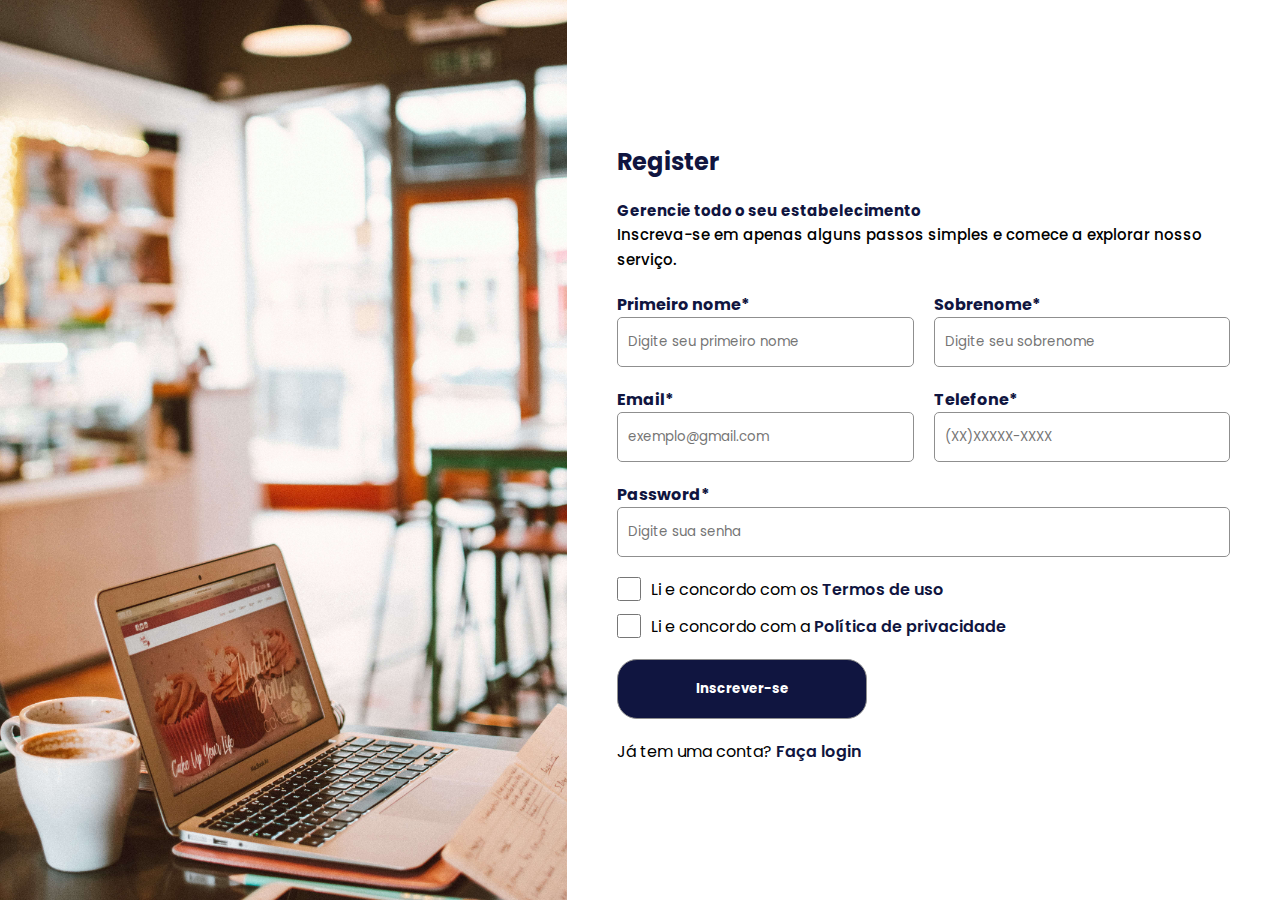
<file: cadastro/index.html>
<!DOCTYPE html>
<html lang="en">

<head>
  <meta charset="UTF-8" />
  <meta name="viewport" content="width=device-width, initial-scale=1.0" />
  <link rel="stylesheet" href="./style.css" />
  <link href="https://fonts.googleapis.com/css?family=Poppins" rel="stylesheet" />
  <link rel="shortcut icon" href="/favicon/favicon.ico" />
  <title>Cadastro</title>
</head>

<body>
  <main class="container">
    <div class="background-img">
      <img src="../assets/background-register.jpg" alt="background-img" />
    </div>

    <div class="register-content">
      <div class="register-head">
        <h1>Register</h1>

        <div>
          <p>Gerencie todo o seu estabelecimento</p>
          <span>
            Inscreva-se em apenas alguns passos simples e comece a explorar nosso serviço.
          </span>
        </div>
      </div>

      <form action="" method="POST" class="form-container">
        <div class="name">
          <div class="first">
            <label for="firstName">Primeiro nome*</label>
            <input type="text" name="firstName" id="firstName" placeholder="Digite seu primeiro nome" required />
          </div>
          <div class="last">
            <label for="lastName">Sobrenome*</label>
            <input type="text" name="lastName" id="lastName" placeholder="Digite seu sobrenome" required />
          </div>
        </div>

        <div class="contact">
          <div class="email">
            <label for="email">Email*</label>
            <input type="text" name="email" id="email" placeholder="exemplo@gmail.com" required />
          </div>

          <div class="phone">
            <label for="phone">Telefone*</label>
            <input type="tel" name="phone" id="phone" placeholder="(XX)XXXXX-XXXX" />
          </div>
        </div>

        <div class="password">
          <label for="password">Password*</label>
          <input type="password" name="password" id="password" placeholder="Digite sua senha" required />
        </div>


        <div class="conditions">
          <div class="first-condition">
            <input type="checkbox" name="checkbox" id="checkbox" />
            <span>Li e concordo com os <a href="">Termos de uso</a></span>
          </div>

          <div class="second-condition">
            <input type="checkbox" name="checkbox" id="checkbox" />
            <span>Li e concordo com a
              <a href="">Política de privacidade</a></span>
          </div>
        </div>

        <div class="form-btn">
          <button type="submit">Inscrever-se</button>
        </div>

        <div class="option">
          <p>Já tem uma conta?</p>
          <a href="../login/index.html">Faça login</a>
        </div>
      </form>
    </div>
  </main>
</body>

</html>
</file>
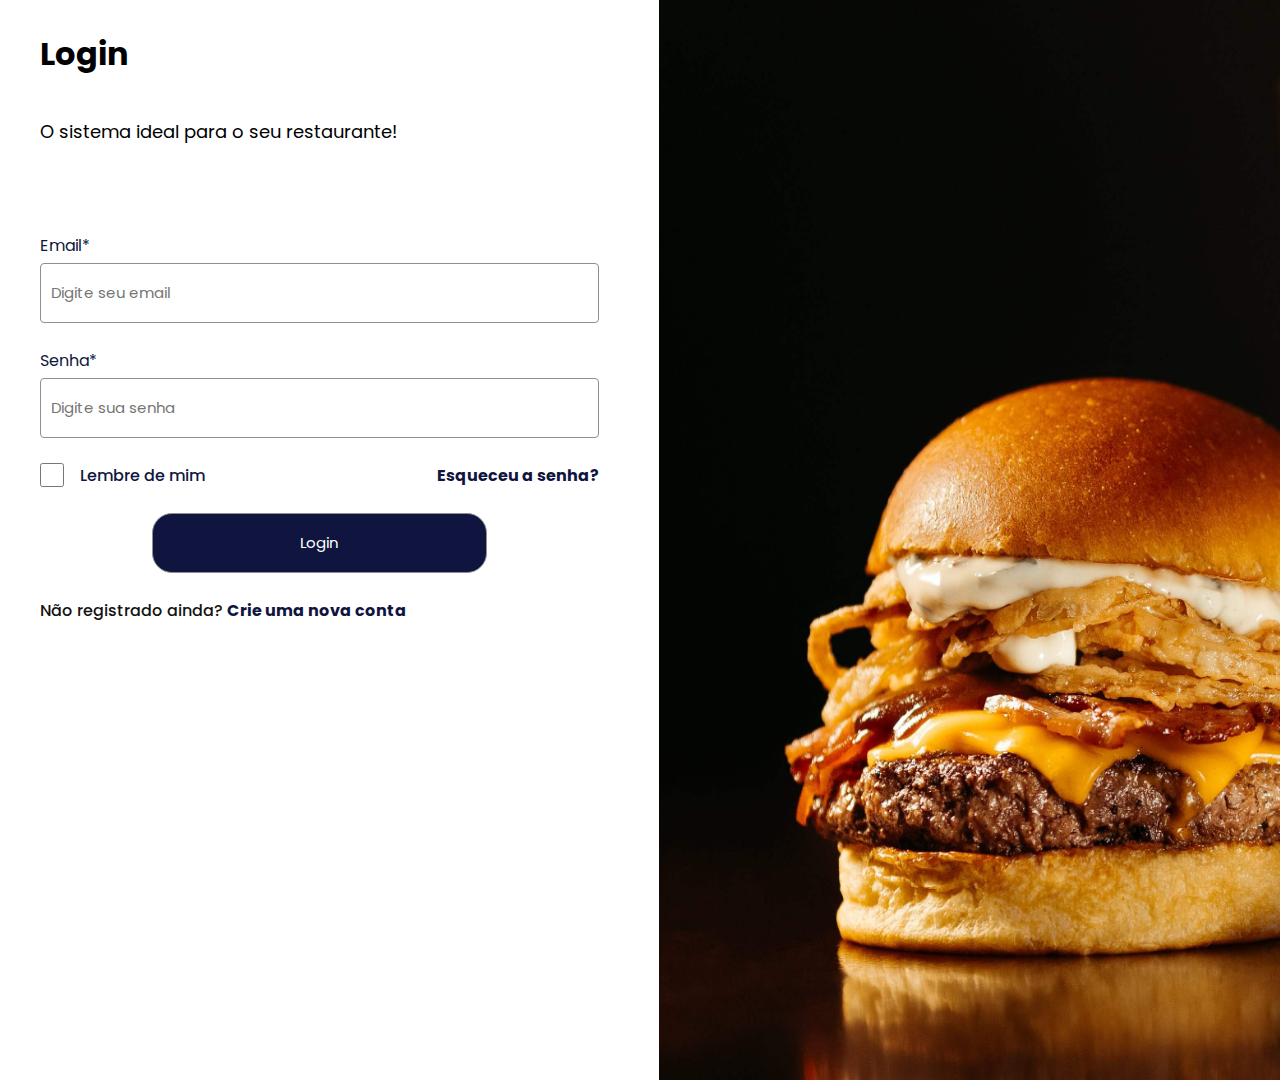
<file: login/index.html>
<!DOCTYPE html>
<html lang="en">

<head>
  <meta charset="UTF-8" />
  <meta name="viewport" content="width=device-width, initial-scale=1.0" />
  <link rel="stylesheet" href="/login/style.css" />
  <link href="https://fonts.googleapis.com/css?family=Poppins" rel="stylesheet" />
  <link rel="shortcut icon" href="/favicon/favicon.ico" type="image/x-icon">
  <title>Login</title>
</head>

<body>
  <main class="login-container">
    <div class="login-content">

      <div class="login-head">
        <h1>Login</h1>
        <p>O sistema ideal para o seu restaurante!</p>
      </div>

      <form action="" method="GET">

        <div class="email">
          <label for="email">Email*</label>
          <input type="text" name="email" id="email" placeholder="Digite seu email" required />
        </div>
        <br />
        <div class="password">
          <label for="password">Senha*</label>
          <input type="password" name="password" id="password" placeholder="Digite sua senha" required />
        </div>

        <div class="box">
          <div class="check-box">
            <input type="checkbox" name="remember" id="remember" />
            <label for="remember">Lembre de mim</label>
          </div>
          <div>
            <a href="">Esqueceu a senha?</a>
          </div>
        </div>

        <div class="login-btn">
          <button type="submit">Login</button>
        </div>

        <div class="not-registered">
          <span>Não registrado ainda?</span>
          <a href="../cadastro/index.html">Crie uma nova conta</a>
        </div>
      </form>
    </div>

    <div class="background-img">
      <img src="/assets/background-login.jpg" alt="background" width="1400" height="1080" />
    </div>
  </main>
</body>

</html>
</file>
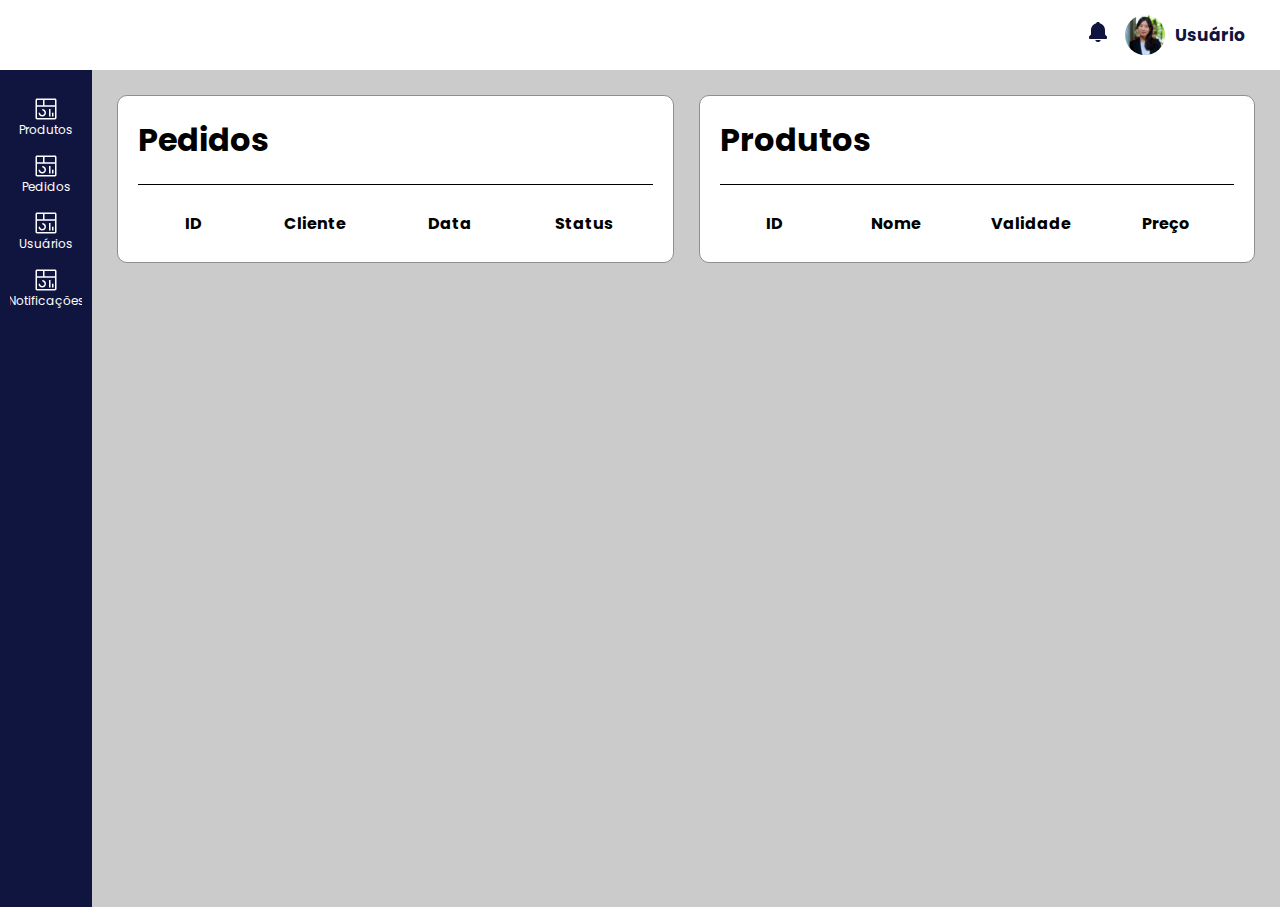
<file: dashboard/dashboard.html>
<!DOCTYPE html>
<html lang="en">
  <head>
    <meta charset="UTF-8" />
    <meta name="viewport" content="width=device-width, initial-scale=1.0" />
    <title>Dashboard</title>
    <link rel="shortcut icon" href="../favicon/favicon.ico" />
    <link rel="stylesheet" href="dashboard.css" />
    <link
      href="https://fonts.googleapis.com/css?family=Poppins"
      rel="stylesheet"
    />
  </head>
  <body>
    <main class="container">
      <header class="header">
        <div class="header-menu"></div>

        <div class="header-links">
          
          <a href="/notifications/notification.html">
            <img src="../assets/svg/bell.svg" alt="" />
          </a>
        
          <div class="header-profile">
            <div class="header-icon">
              <img src="../assets/svg/user.svg" alt="" />
            </div>
            <div class="header-text">
              <span>Usuário</span>
            </div>
          </div>
        </div>
      </header>

      <section class="container-infos">
        <section class="navigation">
          <div class="navigation-links">
            <a class="link" href="/products/products.html">
              <img src="../assets/svg/icon.svg" alt="" />
              <span>Produtos</span>
            </a>

            <a class="link" href="/orders/orders.html">
              <img src="../assets/svg/icon.svg" alt="" />
              <span>Pedidos</span>
            </a>

            <a class="link" href="/users/users.html">
              <img src="../assets/svg/icon.svg" alt="" />
              <span>Usuários</span>
            </a>

            <a class="link" href="/notifications/notification.html">
              <img src="../assets/svg/icon.svg" alt="" />
              <span>Notificações</span>
            </a>
          </div>
        </section>

        <section class="infos">
          <div class="tables">
            <div class="orders">
              <div class="orders-title">
                <h1>Pedidos</h1>
              </div>

              <table>
                <colgroup>
                  <col style="width: 20%" />
                  <col style="width: 25%" />
                  <col style="width: 25%" />
                  <col style="width: 25%" />
                </colgroup>
                <tr>
                  <th>ID</th>
                  <th>Cliente</th>
                  <th>Data</th>
                  <th>Status</th>
                </tr>
                <tr>
                  <tbody id="order-table"></tbody>
                </tr>
              </table>
            </div>

            <div class="products">
              <div class="product-title">
                <h1>Produtos</h1>
              </div>

              <table>
                <colgroup>
                  <col style="width: 20%" />
                  <col style="width: 25%" />
                  <col style="width: 25%" />
                  <col style="width: 25%" />
                </colgroup>
                <tr>
                  <th>ID</th>
                  <th>Nome</th>
                  <th>Validade</th>
                  <th>Preço</th>
                </tr>
                <tr>
                  <tbody id="products-table"></tbody>
                </tr>
              </table>
            </div>
          </div>
        </section>
      </section>
    </main>
    <script src="orders.js"></script>
    <script src="products.js"></script>
  </body>
</html>
</file>
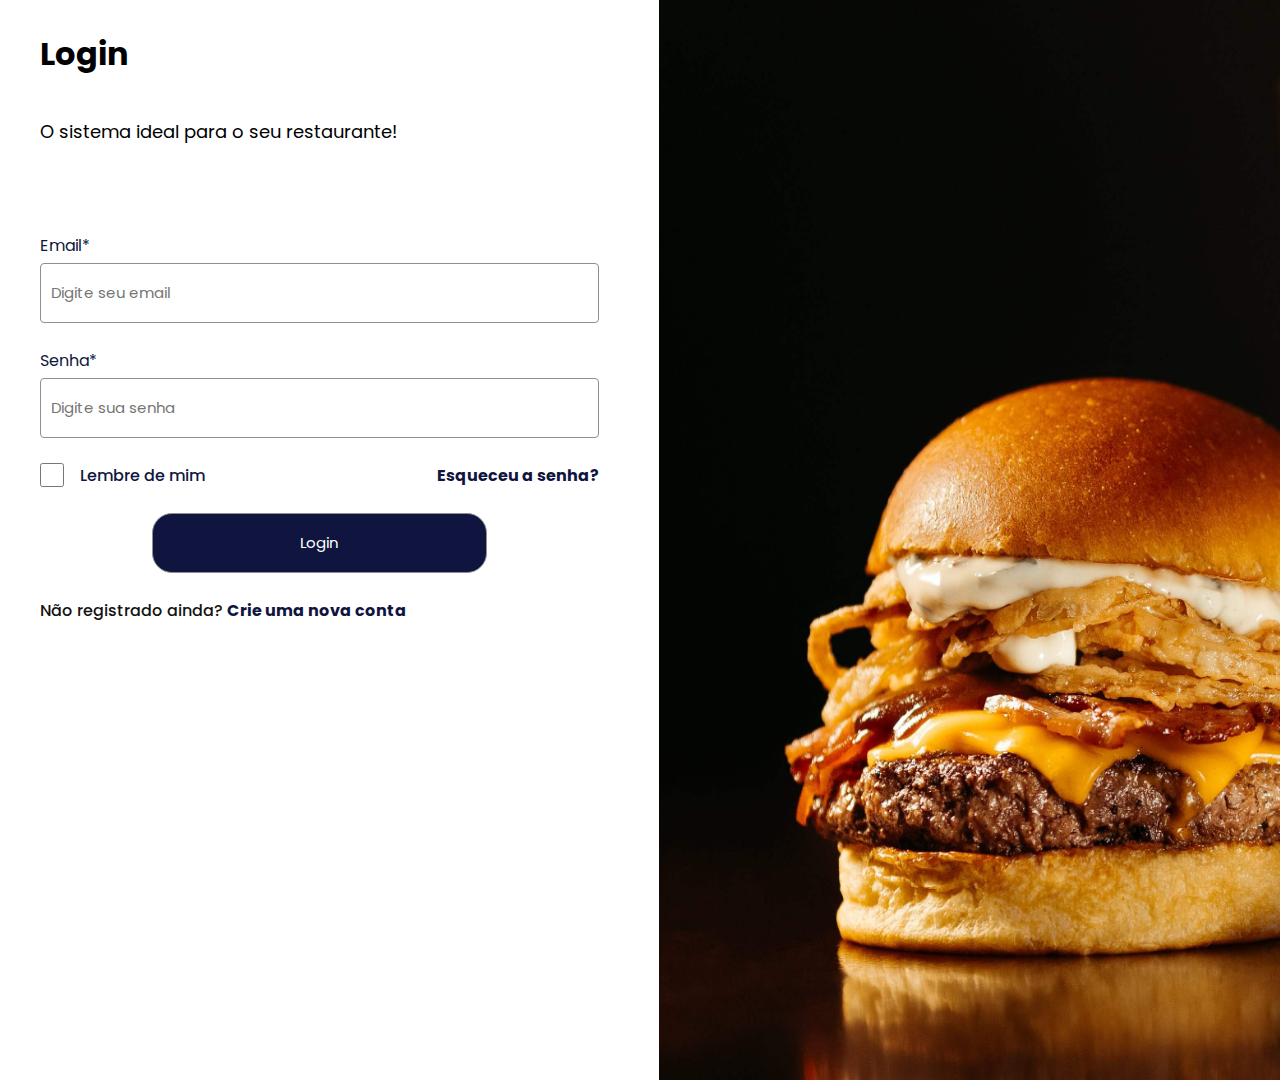
<file: login/login.html>
<!DOCTYPE html>
<html lang="en">

<head>
  <meta charset="UTF-8" />
  <meta name="viewport" content="width=device-width, initial-scale=1.0" />
  <link rel="stylesheet" href="/login/login.css" />
  <link href="https://fonts.googleapis.com/css?family=Poppins" rel="stylesheet" />
  <link rel="shortcut icon" href="/favicon/favicon.ico" type="image/x-icon">
  <title>Login</title>
</head>

<body>
  <main class="login-container">
    <div class="login-content">

      <div class="login-head">
        <h1>Login</h1>
        <p>O sistema ideal para o seu restaurante!</p>
      </div>

      <form action="" method="GET" id="form">

        <div class="email">
          <label for="email">Email*</label>
          <input type="text" name="email" id="email" placeholder="Digite seu email" required />
        </div>
        <br />
        <div class="password">
          <label for="password">Senha*</label>
          <input type="password" name="password" id="password" placeholder="Digite sua senha" required />
        </div>

        <div class="box">
          <div class="check-box">
            <input type="checkbox" name="remember" id="remember" />
            <label for="remember">Lembre de mim</label>
          </div>
          <div>
            <a href="">Esqueceu a senha?</a>
          </div>
        </div>

        <div class="login-btn">
          <button type="submit">Login</button>
        </div>

        <div class="not-registered">
          <span>Não registrado ainda?</span>
          <a href="../cadastro/index.html">Crie uma nova conta</a>
        </div>
      </form>
    </div>

    <div class="background-img">
      <img src="/assets/background-login.jpg" alt="background" width="1400" height="1080" />
    </div>
  </main>
  <script src="login.js"></script>
</body>

</html>
</file>
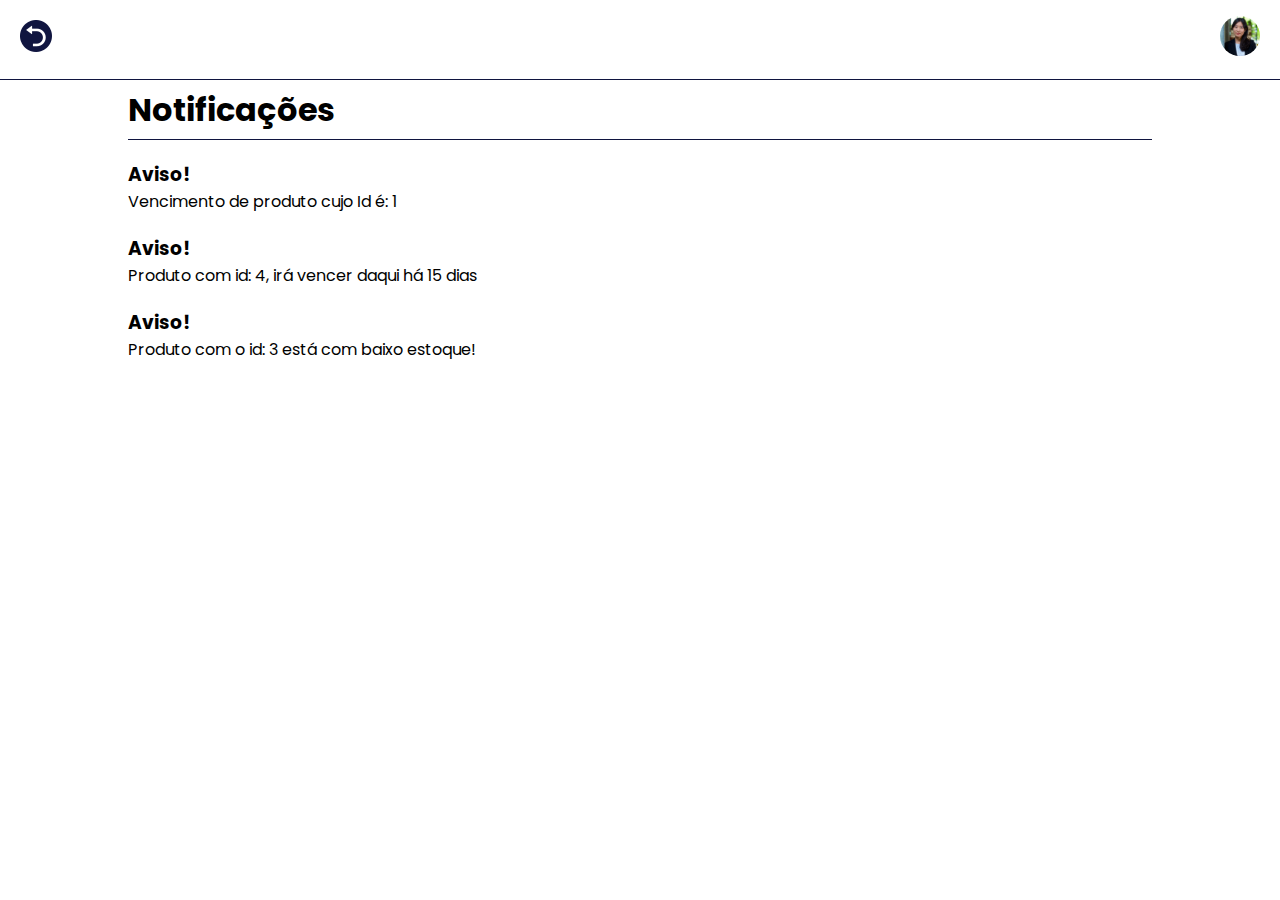
<file: notifications/notification.html>
<!DOCTYPE html>
<html lang="en">
<head>
    <meta charset="UTF-8" />
    <meta name="viewport" content="width=device-width, initial-scale=1.0" />
    <link href="https://fonts.googleapis.com/css?family=Poppins" rel="stylesheet" />
    <link rel="shortcut icon" href="../favicon/favicon.ico" />
    <link rel="stylesheet" href="/styles/tables.css">
    <title>Notificações</title>
</head>
<body>
    <main class="container">
      <div class="header">
        <div class="header-button">
          <a href="/dashboard/dashboard.html">
            <img src="/assets/turn-back.png" alt="Voltar" />
          </a>
        </div>

        <div class="header-icon">
          <img src="/assets/svg/user.svg" alt="" />
        </div>
      </div>

      <div class="content">
        <div class="title">
          <h1>Notificações</h1>
        </div>

        <nav>
            <ul>
                <li>
                    <h3>Aviso!</h3>
                    <p>Vencimento de produto cujo Id é: 1</p>
                </li>

                <li>
                    <h3>Aviso!</h3>
                    <p>Produto com id: 4, irá vencer daqui há 15 dias</p>
                </li>

                <li>
                    <h3>Aviso!</h3>
                    <p>Produto com o id: 3 está com baixo estoque!</p>
                </li>
            </ul>
        </nav>

      </div>
    </main>
  </body>
</html>
</file>
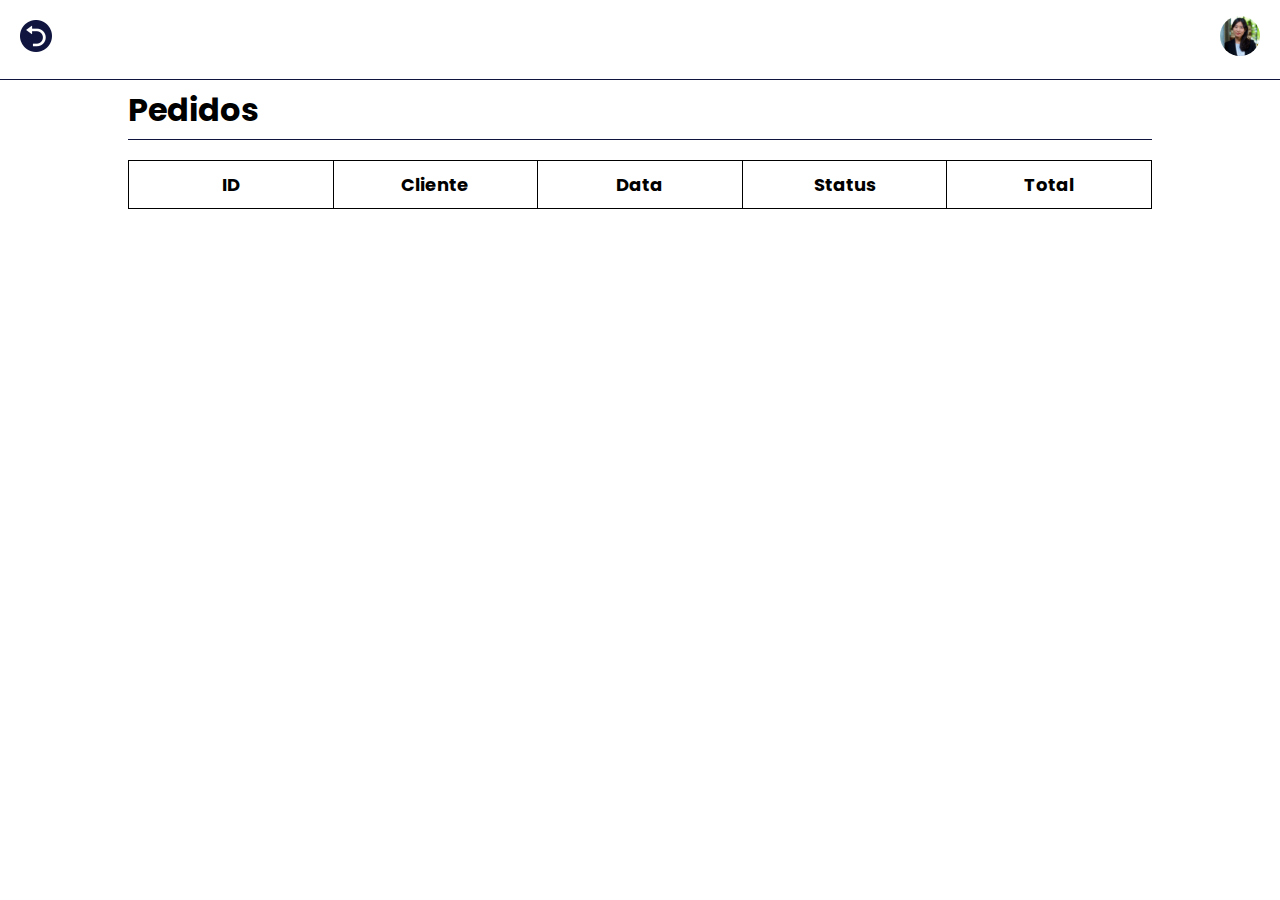
<file: orders/orders.html>
<!DOCTYPE html>
<html lang="en">
  <head>
    <meta charset="UTF-8" />
    <meta name="viewport" content="width=device-width, initial-scale=1.0" />
    <link href="https://fonts.googleapis.com/css?family=Poppins" rel="stylesheet" />
    <link rel="shortcut icon" href="../favicon/favicon.ico" />
    <link rel="stylesheet" href="/styles/tables.css">
    <title>Orders</title>
  </head>
  <body>
    <main class="container">
      <div class="header">
        <div class="header-button">
          <a href="/dashboard/dashboard.html">
            <img src="/assets/turn-back.png" alt="Voltar" />
          </a>
        </div>

        <div class="header-icon">
          <img src="/assets/svg/user.svg" alt="" />
        </div>
      </div>

      <div class="content">
        <div class="title">
          <h1>Pedidos</h1>
        </div>

        <table>
          <colgroup>
            <col style="width: 20%"/>
            <col style="width: 20%"/>
            <col style="width: 20%"/>
            <col style="width: 20%"/>
            <col style="width: 20%"/>
          </colgroup>

          <tr>
            <th>ID</th>
            <th>Cliente</th>
            <th>Data</th>
            <th>Status</th>
            <th>Total</th>
          </tr>

          <tr>
            <tbody id="order-table"></tbody>
          </tr>
        </table>
      </div>
    </main>
    <script src="orders.js"></script>
  </body>
</html>
</file>
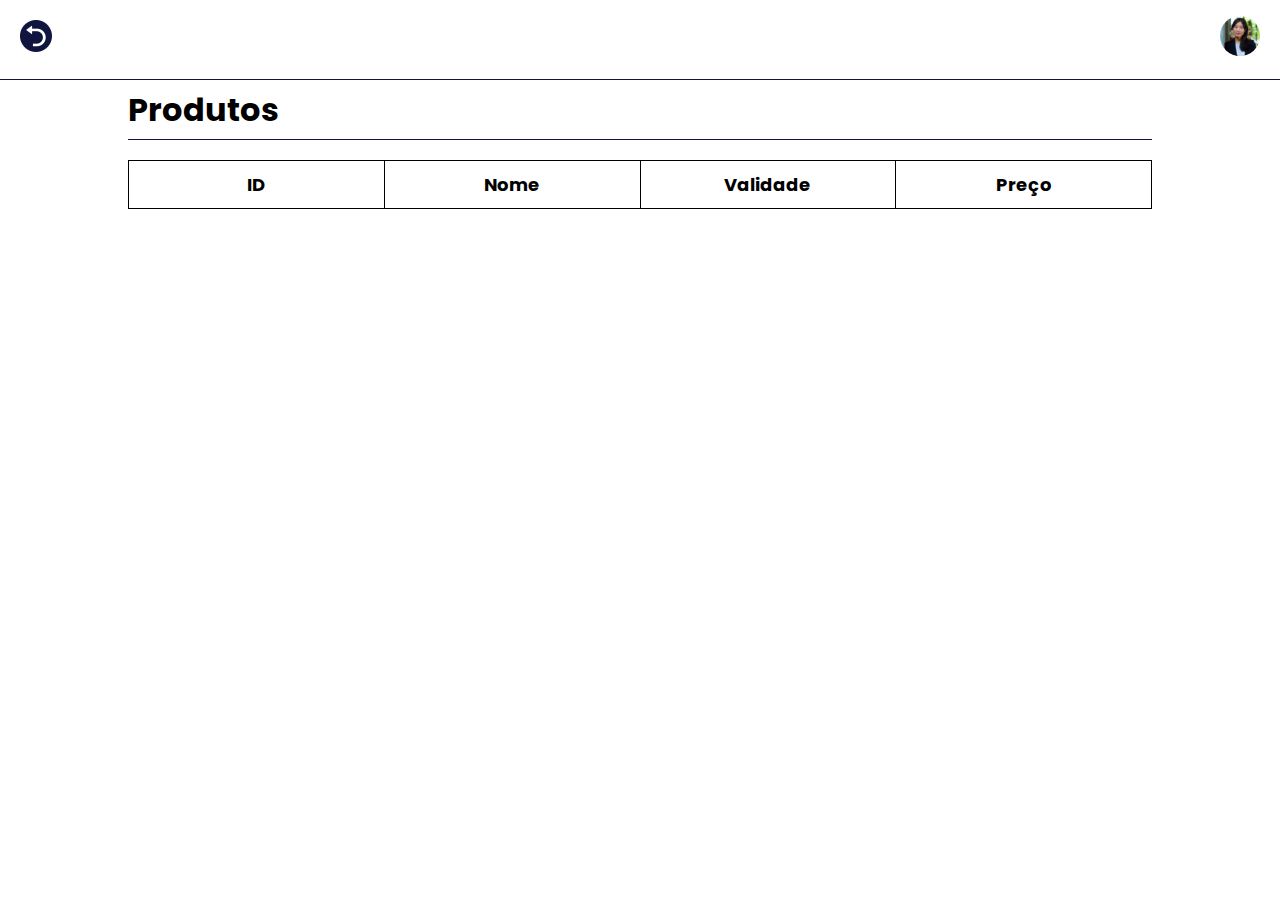
<file: products/products.html>
<!DOCTYPE html>
<html lang="en">
<head>
    <meta charset="UTF-8" />
    <meta name="viewport" content="width=device-width, initial-scale=1.0" />
    <link href="https://fonts.googleapis.com/css?family=Poppins" rel="stylesheet" />
    <link rel="shortcut icon" href="../favicon/favicon.ico" />
    <link rel="stylesheet" href="/styles/tables.css">
    <title>Produtos</title>
</head>
<body>
    <main class="container">
      <div class="header">
        <div class="header-button">
          <a href="/dashboard/dashboard.html">
            <img src="/assets/turn-back.png" alt="Voltar" />
          </a>
        </div>

        <div class="header-icon">
          <img src="/assets/svg/user.svg" alt="" />
        </div>
      </div>

      <div class="content">
        <div class="title">
          <h1>Produtos</h1>
        </div>

        <table>
          <colgroup>
            <col style="width: 25%"/>
            <col style="width: 25%"/>
            <col style="width: 25%"/>
            <col style="width: 25%"/>
          </colgroup>

          <tr>
            <th>ID</th>
            <th>Nome</th>
            <th>Validade</th>
            <th>Preço</th>
          </tr>
          <tr>
            <tbody id="products-table"></tbody>
          </tr>
        </table>
      </div>
    </main>
    <script src="products.js"></script>
  </body>
</html>
</file>
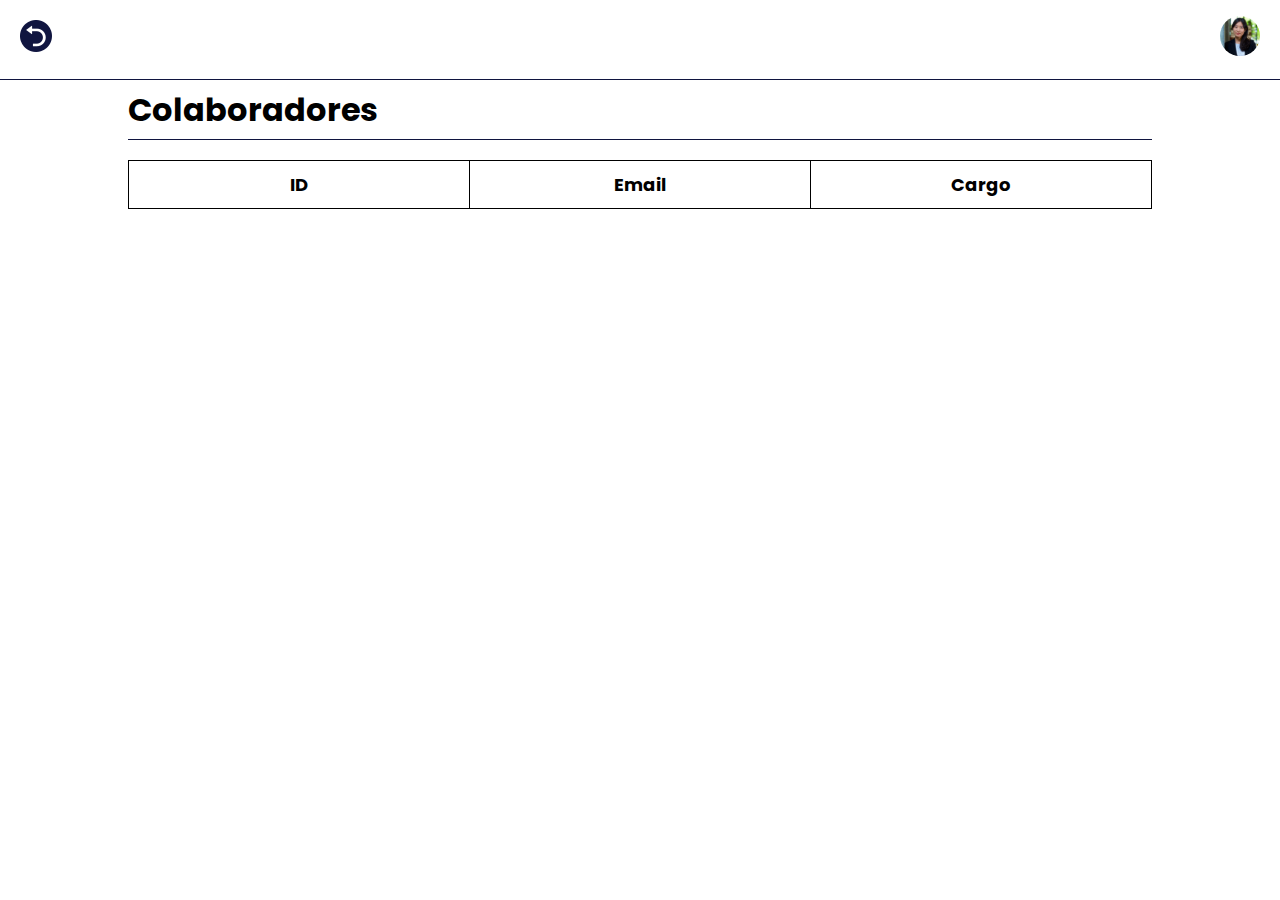
<file: users/users.html>
<!DOCTYPE html>
<html lang="en">
  <head>
    <meta charset="UTF-8" />
    <meta name="viewport" content="width=device-width, initial-scale=1.0" />
    <link rel="shortcut icon" href="../favicon/favicon.ico" />
    <link
      href="https://fonts.googleapis.com/css?family=Poppins"
      rel="stylesheet"
    />
    <link rel="stylesheet" href="/styles/tables.css" />
    <title>Produtos</title>
  </head>
  <body>
    <main class="container">
      <div class="header">
        <div class="header-button">
          <a href="/dashboard/dashboard.html">
            <img src="/assets/turn-back.png" alt="Voltar" />
          </a>
        </div>

        <div class="header-icon">
          <img src="/assets/svg/user.svg" alt="" />
        </div>
      </div>

      <div class="content">
        <div class="title">
          <h1>Colaboradores</h1>
        </div>

        <table>
          <colgroup>
            <col style="width: 25%" />
            <col style="width: 25%" />
            <col style="width: 25%" />
          </colgroup>

          <tr>
            <th>ID</th>
            <th>Email</th>
            <th>Cargo</th>
          </tr>
          <tbody id="collaborator-table"></tbody>
        </table>
      </div>
    </main>
    <script src="collaborators.js"></script>
  </body>
</html>
</file>
<file: cadastro/style.css>
* {
    margin: 0;
    padding: 0;
    box-sizing: border-box;
    font-family: 'Poppins';
    overflow: hidden;
}

a {
    text-decoration: none;
    color: #101540;
    font-weight: 600;
}

label {
    font-size: 16px;
    font-weight: 700;
    color: #101540;
}

input {
    width: 100%;
    height: 50px;
    border-radius: 5px;
    border: 1px solid #8F8F8F;
    padding: 10px 10px;
}

body html {
    max-width: 100vw;
    max-height: 100vh;
    display: flex;
}

.container {
    display: flex;
    align-items: center;
}

.background-img img{
    background-size: auto;
    background-repeat: no-repeat;
    height: 100vh;
}

.register-content {
    display: flex;
    flex-direction: column;
    gap: 20px;
    margin: 20px 50px 20px 50px;
}

.register-head {
    display: flex;
    flex-direction: column;
    gap: 20px;
}

.register-head h1 {
    color: #101540;
    font-size: 24px;
    font-weight: 700;
}

.register-head p {
    font-size: 15px;
    color: #101540;
    font-weight: 700;
}

.register-head span {
    font-size: 15px;
    font-weight: 500;
}

.form-container {
    display: flex;
    flex-direction: column;
}

.name {
    width: 100%;
    display: flex;
    gap: 20px;
    justify-content: space-between;
}

.first {
    display: flex;
    flex-direction: column;
    width: 50%;
}

.last {
    display: flex;
    flex-direction: column;
    width: 50%;
}

.contact {
    display: flex;
    gap: 20px;
    width: 100%;
    justify-content: space-between;
    margin-top: 20px;
}

.email {
    display: flex;
    flex-direction: column;
    width: 50%;
}

.phone {
    display: flex;
    flex-direction: column;
    width: 50%;
}

.password {
    display: flex;
    flex-direction: column;
    margin-top: 20px;
    width: 100%;
}

.conditions {
    display: flex;
    flex-direction: column;
    margin-top: 20px;
    gap: 12px;
}

.conditions input {
    width: 24px;
    height: 24px;
}

.first-condition {
    display: flex;
    align-items: center;
    gap: 10px;
}

.second-condition {
    display: flex;
    align-items: center;
    gap: 10px;
}

.form-btn button {
    height: 60px;
    width: 250px;
    border-radius: 20px;
    border: 1px solid #8F8F8F;
    background: #101540;
    color: #fff;
    font-weight: 700;
    margin-top: 20px;
    cursor: pointer;
}

.option {
    display: flex;
    gap: 4px;
    margin-top: 20px;
}

@media(max-width: 1144px) {

    * {
        overflow: scroll;
    }

    .register-head {
        text-align: center;
    }

    .background-img {
        display: none;
    }

    .name {
        flex-direction: column;
    }

    .contact {
        flex-direction: column;
    }

    .password input {
        max-width: 350px;
    }

    .form-container {
        justify-content: center;
        align-items: center;
    }

    * {
        overflow:scroll;
    }

    .first {
        width: 100%;
    }

    .last {
        width: 100%;
    }

    .email {
        width: 100%;
    }

    .phone {
        width: 100%;
    }
}
</file>
<file: login/style.css>
* {
    margin: 0;
    padding: 0;
    box-sizing: border-box;
    font-family: 'Poppins';
    overflow: hidden;
}

body html{
    width: 100vw;
    height: 100vh;
}

label {
    font-size: 16px;
    font-weight: 400;
    color: #101540;
}

.login-container {
    display: flex;
}

.login-content {
    display: flex;
    flex-direction: column;
    margin: 20px 50px 20px 30px;
    width: 100%;
}

.login-head {
    display: flex;
    flex-direction: column;
    text-align: start;
    gap: 40px;
    padding: 0;
    width: 100%;
}

.login-head p {
    font-size: 18px;
}

form {
    display: flex;
    flex-direction: column;
    justify-content: center;
    width: 100%;
    height: 530px;
    margin-top: 25px;
}

.email {
    display: flex;
    flex-direction: column;
    width: 100%;
    justify-content: center;
    gap: 5px;
}

.email input {
    height: 60px;
    padding: 15px 10px;
    align-items: center;
    align-self: stretch;
    gap: 10px;
    font-size: 15px;
    font-weight: 400;
    border-radius: 4px;
    border: 1px solid #8F8F8F;
}

.password {
    display: flex;
    flex-direction: column;
    width: 100%;
    justify-content: center;
    gap: 5px;
}

.password input {
    height: 60px;
    padding: 15px 10px;
    align-items: center;
    align-self: stretch;
    gap: 10px;
    font-size: 15px;
    font-weight: 400;
    border-radius: 4px;
    border: 1px solid #8F8F8F;
}

.box {
    width: 100%;
    display: flex;
    justify-content: space-between;
    margin: 25px 0px 25px 0px;
    align-items: center;
}

.box input {
    width: 24px;
    height: 24px;
    flex-shrink: 0;
    border-radius: 2px;
    border: 1px solid #8F8F8F;
}

.box a {
    text-decoration: none;
    font-weight: 700;
    font-size: 16px;
    color: #101540;
}

.check-box {
    display: flex;
    align-items: center;
    gap: 16px;
}

.check-box label {
    font-size: 16px;
    font-weight: 500;
}

.login-btn {
    width: 100%;
    display: flex;
    align-items: center;
    justify-content: center;
}

.login-btn button {
    width: 60%;
    height: 60px;
    border-radius: 20px;
    border: 1px solid #8F8F8F;
    background: #101540;
    color: #fff;
    font-size: 15px;
    font-weight: 400;
    cursor: pointer;
}

.not-registered {
    width: 100%;
    margin: 25px 0px 15px 0px;
}

.not-registered span {
    font-size: 16px;
    font-weight: 500;
    color: #131313;
}

.not-registered a {
    text-decoration: none;
    color: #101540;
    font-weight: 700;
}

.login-content {
    height: 100%;
    padding: 10px;
    align-items: center;
}

.background-img {
    max-width: 60%;
    height: 100%;
}

.background-img img{
    background-size: cover;
    background-repeat: no-repeat;
    background-position: center center;
}

@media(max-width: 768px) {
    * {
        overflow: scroll;
    }

    .background-img {
        display: none;
    }

    .login-content {
        justify-content: center;
        margin: 20px 50px 20px 50px;
        align-items: center;
        gap: 20px;
    }

    .login-head {
        text-align: center;
    }

    .not-registered {
        text-align: center;
        flex-direction: column;
    }

    form {
        justify-content: center;
    }

    .box {
        flex-direction: column;
        gap: 20px;
    }

    .check-box {
        gap:5px;
    }

    .box input {
        width: 16px;
        height: 16px;
        flex-shrink: 0;
        border-radius: 2px;
        border: 1px solid #8F8F8F;
    }
}
</file>
<file: dashboard/dashboard.css>
* {
    margin: 0;
    padding: 0;
    box-sizing: border-box;
    font-family: 'Poppins';
    overflow: hidden;
}

a {
    text-decoration: none;
}

img {
    cursor: pointer;
}

body html {
    width: 100vw;
    height: 100vh;
}

.header {
    width: 100%;
    height: 70px;
    display: flex;
    padding: 10px 25px;
    justify-content: space-between;
    align-items: center;
}

.header-links {
    display: flex;
    align-items: center;
    gap: 5px;
}

.header-profile {
    display: flex;
    align-items: center;
    gap: 10px;
    padding: 10px;
}

.header-icon {
    display: flex;
    align-items: center;
}

.header-text {  
    font-size: 17px;
    font-weight: 700;
    color: #101540;
    display: flex;
    gap: 5px;
    align-items: center;
}

.navigation {
    width: 100px;
    height: 93vh;
    background: #101540;
    display: flex;
    flex-direction: column;
    align-items: center;
    padding: 27px 0px;
}

.navigation-links {
    display: flex;
    flex-direction: column;
    align-items: center;
    gap: 15px;
    padding: 0px 10px;
    width: 100%;
}

.link {
    display: flex;
    flex-direction: column;
    width: 100%;
    justify-content: center;
    align-items: center;
}

.link span {
    color: #fff;
    font-size: 12px;
}

.container-infos {
    display: flex;
}

.infos {
    width: 100vw;
    height: 93vh;
    background: #CBCBCB;
    padding: 25px;
}

.tables {
    display: flex;
    gap: 25px;
}

.orders {
    width: 50%;
    height: 50%;
    background: #fff;
    border: 1px solid #8F8F8F;
    border-radius: 10px;
    padding: 20px 20px;
    display: flex;
    flex-direction: column;
    gap: 20px;
}

.orders-title {
    border-bottom: 1px solid #000;
    padding-bottom: 20px;
}

table {
    border: 1px solid black;
    border-radius: 4px;
    width: 100%;
    border-collapse: collapse;
    padding-right: 15px;
    
}

th, td {
    border: none;
    text-align: center;
    padding: 5px;
}

.products {
    width: 50%;
    height: 50%;
    background: #fff;
    border: 1px solid #8F8F8F;
    border-radius: 10px;
    padding: 20px 20px;
    display: flex;
    flex-direction: column;
    gap: 20px;
}

.product-title {
    border-bottom: 1px solid #000;
    padding-bottom: 20px;
}
</file>
<file: login/login.css>
* {
    margin: 0;
    padding: 0;
    box-sizing: border-box;
    font-family: 'Poppins';
    overflow: hidden;
}

body html{
    width: 100vw;
    height: 100vh;
}

label {
    font-size: 16px;
    font-weight: 400;
    color: #101540;
}

.login-container {
    display: flex;
}

.login-content {
    display: flex;
    flex-direction: column;
    margin: 20px 50px 20px 30px;
    width: 100%;
}

.login-head {
    display: flex;
    flex-direction: column;
    text-align: start;
    gap: 40px;
    padding: 0;
    width: 100%;
}

.login-head p {
    font-size: 18px;
}

form {
    display: flex;
    flex-direction: column;
    justify-content: center;
    width: 100%;
    height: 530px;
    margin-top: 25px;
}

.email {
    display: flex;
    flex-direction: column;
    width: 100%;
    justify-content: center;
    gap: 5px;
}

.email input {
    height: 60px;
    padding: 15px 10px;
    align-items: center;
    align-self: stretch;
    gap: 10px;
    font-size: 15px;
    font-weight: 400;
    border-radius: 4px;
    border: 1px solid #8F8F8F;
}

.password {
    display: flex;
    flex-direction: column;
    width: 100%;
    justify-content: center;
    gap: 5px;
}

.password input {
    height: 60px;
    padding: 15px 10px;
    align-items: center;
    align-self: stretch;
    gap: 10px;
    font-size: 15px;
    font-weight: 400;
    border-radius: 4px;
    border: 1px solid #8F8F8F;
}

.box {
    width: 100%;
    display: flex;
    justify-content: space-between;
    margin: 25px 0px 25px 0px;
    align-items: center;
}

.box input {
    width: 24px;
    height: 24px;
    flex-shrink: 0;
    border-radius: 2px;
    border: 1px solid #8F8F8F;
}

.box a {
    text-decoration: none;
    font-weight: 700;
    font-size: 16px;
    color: #101540;
}

.check-box {
    display: flex;
    align-items: center;
    gap: 16px;
}

.check-box label {
    font-size: 16px;
    font-weight: 500;
}

.login-btn {
    width: 100%;
    display: flex;
    align-items: center;
    justify-content: center;
}

.login-btn button {
    width: 60%;
    height: 60px;
    border-radius: 20px;
    border: 1px solid #8F8F8F;
    background: #101540;
    color: #fff;
    font-size: 15px;
    font-weight: 400;
    cursor: pointer;
}

.not-registered {
    width: 100%;
    margin: 25px 0px 15px 0px;
}

.not-registered span {
    font-size: 16px;
    font-weight: 500;
    color: #131313;
}

.not-registered a {
    text-decoration: none;
    color: #101540;
    font-weight: 700;
}

.login-content {
    height: 100%;
    padding: 10px;
    align-items: center;
}

.background-img {
    max-width: 60%;
    height: 100%;
}

.background-img img{
    background-size: cover;
    background-repeat: no-repeat;
    background-position: center center;
}

@media(max-width: 768px) {
    * {
        overflow: scroll;
    }

    .background-img {
        display: none;
    }

    .login-content {
        justify-content: center;
        margin: 20px 50px 20px 50px;
        align-items: center;
        gap: 20px;
    }

    .login-head {
        text-align: center;
    }

    .not-registered {
        text-align: center;
        flex-direction: column;
    }

    form {
        justify-content: center;
    }

    .box {
        flex-direction: column;
        gap: 20px;
    }

    .check-box {
        gap:5px;
    }

    .box input {
        width: 16px;
        height: 16px;
        flex-shrink: 0;
        border-radius: 2px;
        border: 1px solid #8F8F8F;
    }
}
</file>
<file: styles/tables.css>
* {
    margin: 0;
    padding: 0;
    box-sizing: border-box;
    font-family: 'Poppins';
}

.container {
    width: 100vw;
    height: 100vh;
    display: flex;
    flex-direction: column;
    align-items: center;
}

.header {
    width: 100%;
    height: 80px;
    display: flex;
    align-items: center;
    justify-content: space-between;
    padding: 20px;

    border-bottom: 1px solid #101540;
}

.content {
    width: 80%;
    display: flex;
    flex-direction: column;
    gap: 20px;
}

.title {
    width: 100%;
    height:60px;
    border-bottom: 1px solid #101540;
    display: flex;
    align-items: center;
}

table {
    border: 1px solid black;
    border-collapse: collapse;
    width: 100%;
    border-radius: 10px;
}

th, td {
    padding: 10px;
    border-right: 1px solid black;
    border-bottom: 1px solid black;
    text-align: center;
    font-size: 18px;
}

td {
    font-weight: 500;
}

nav, ul, li {
    list-style: none;
    padding-bottom: 20px;
}
</file>
